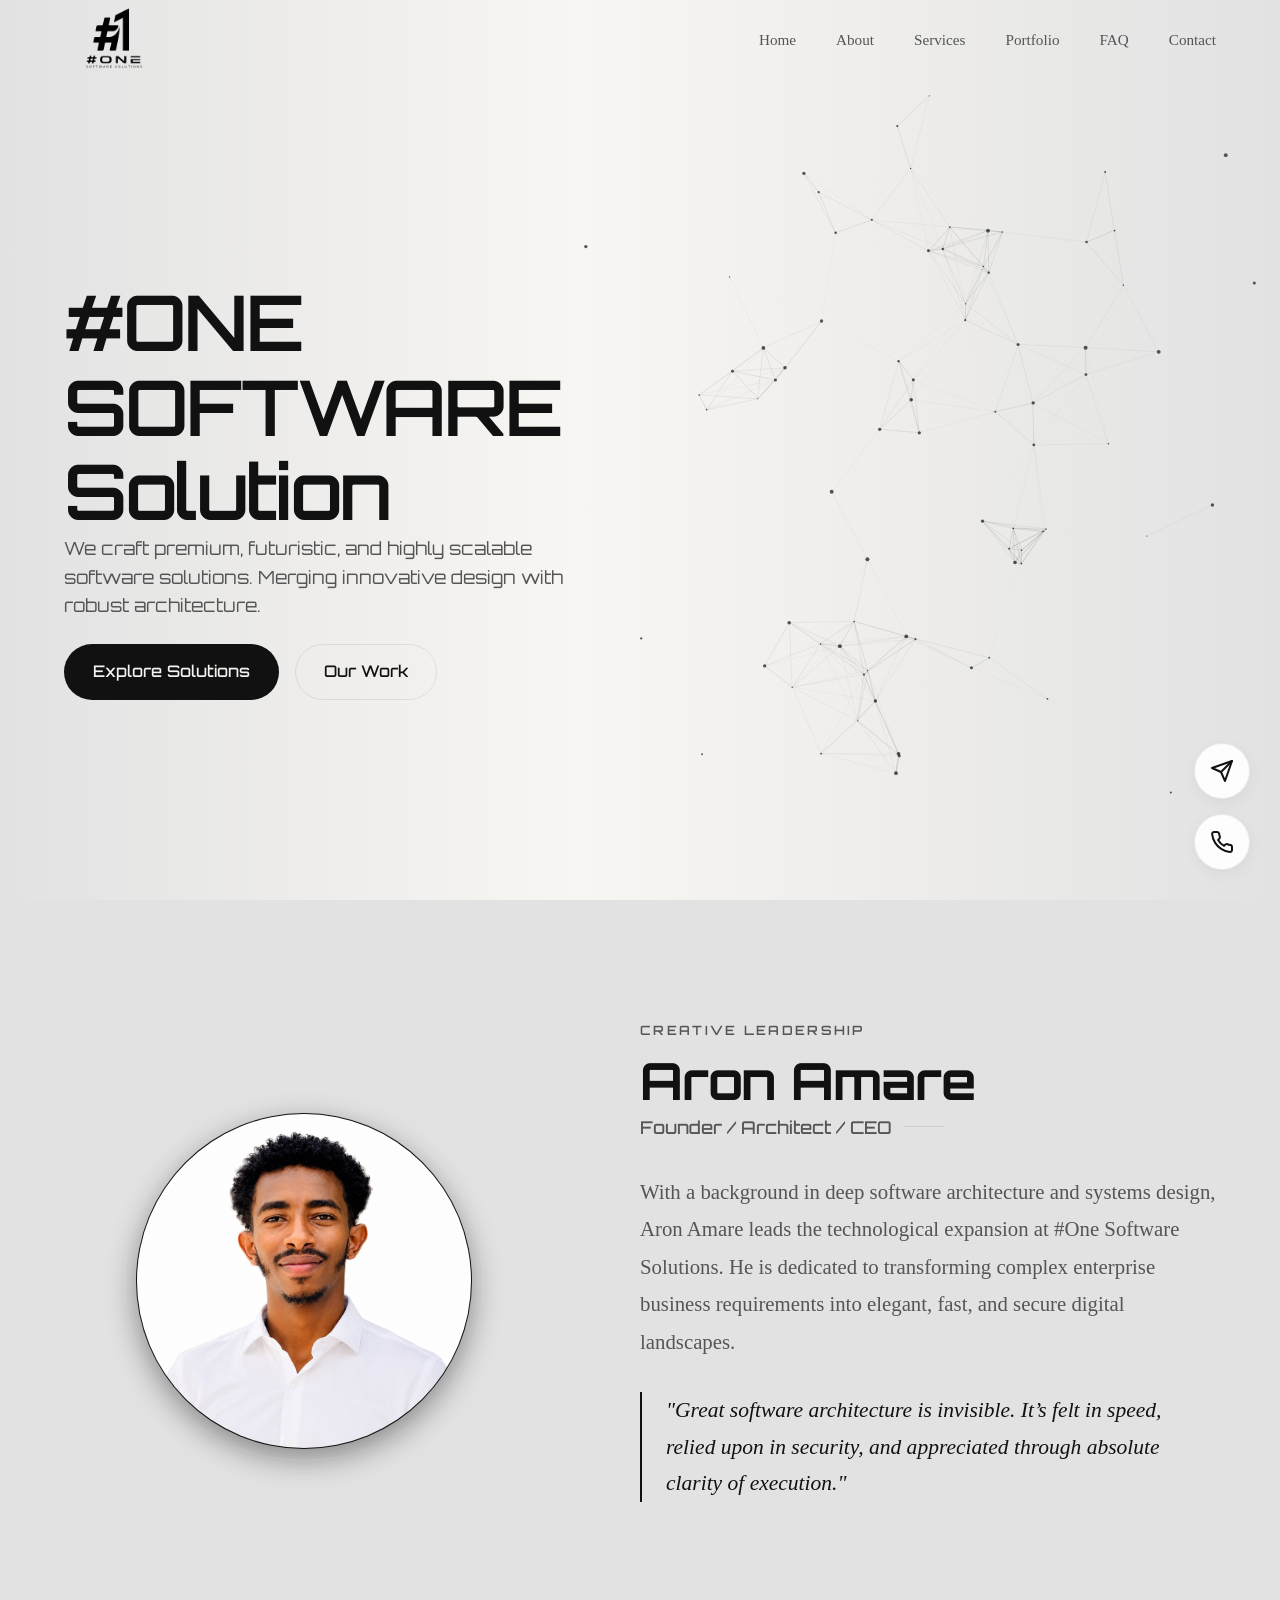
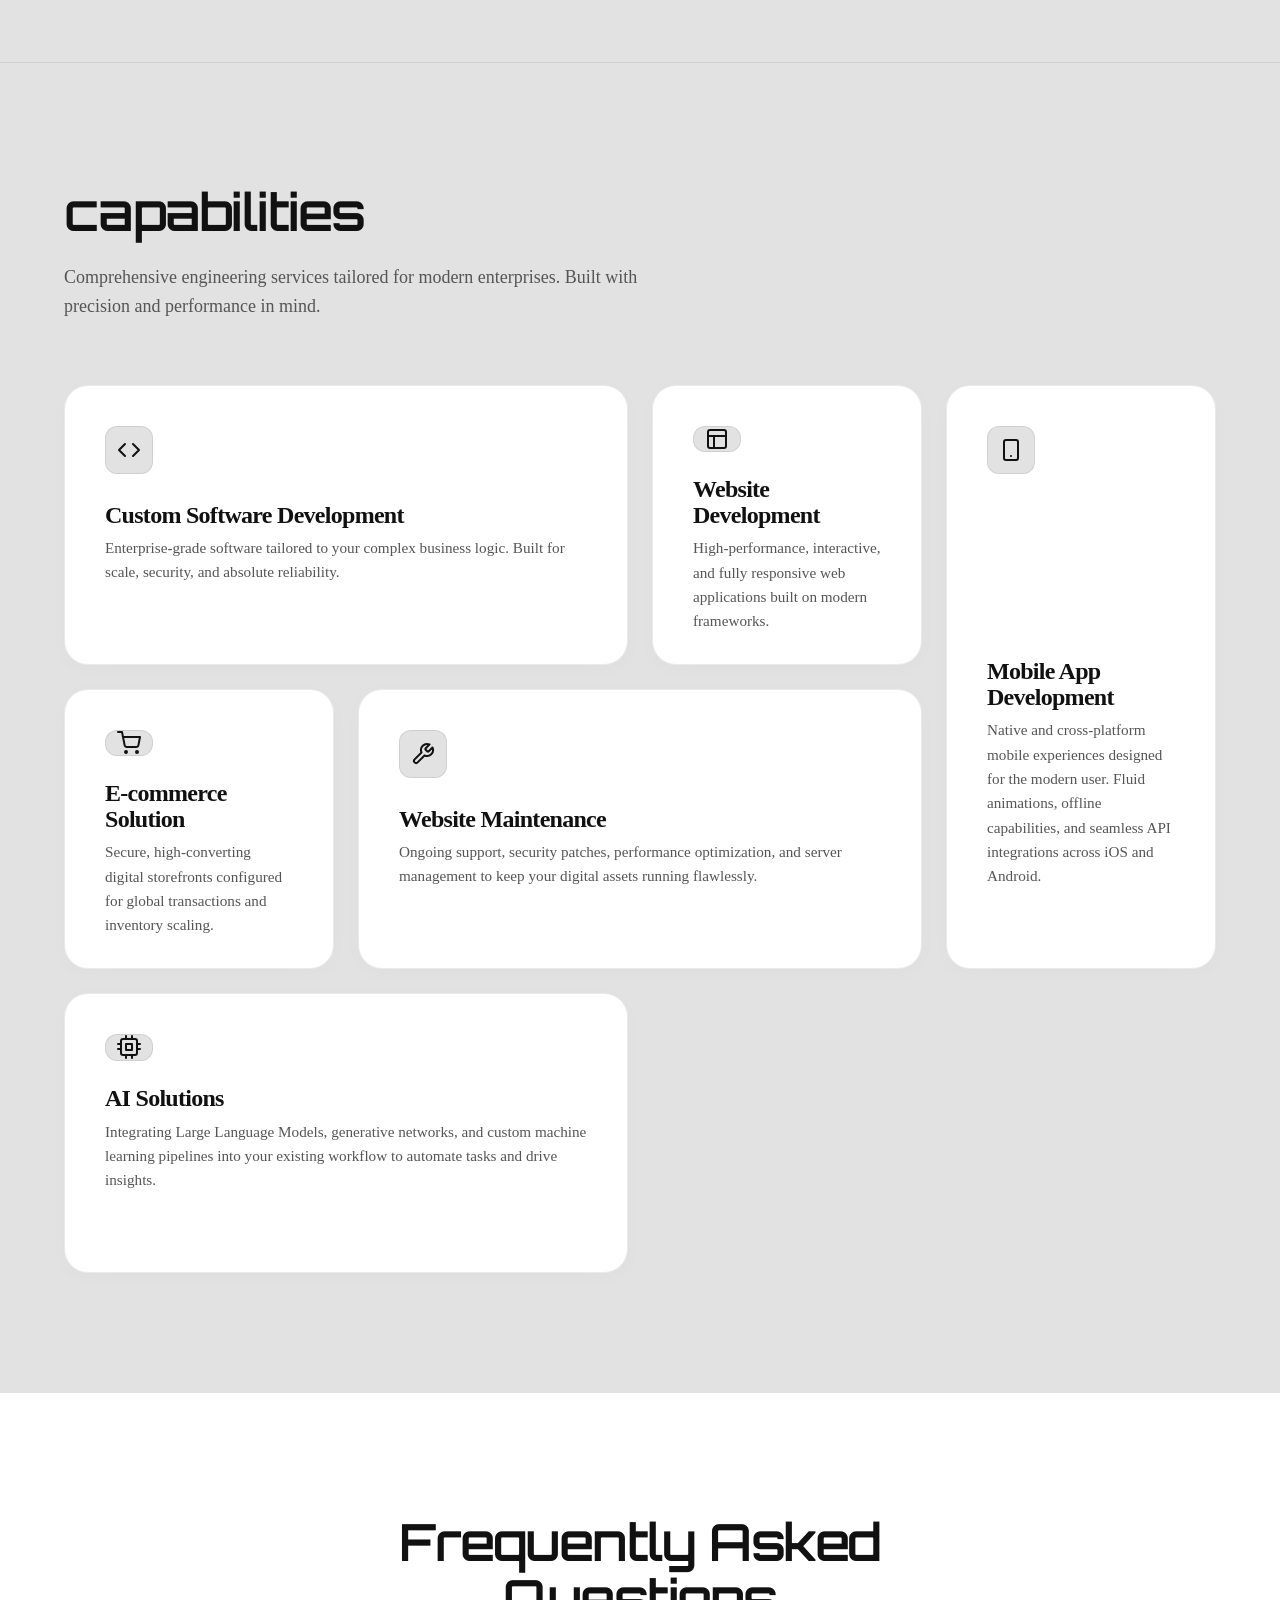
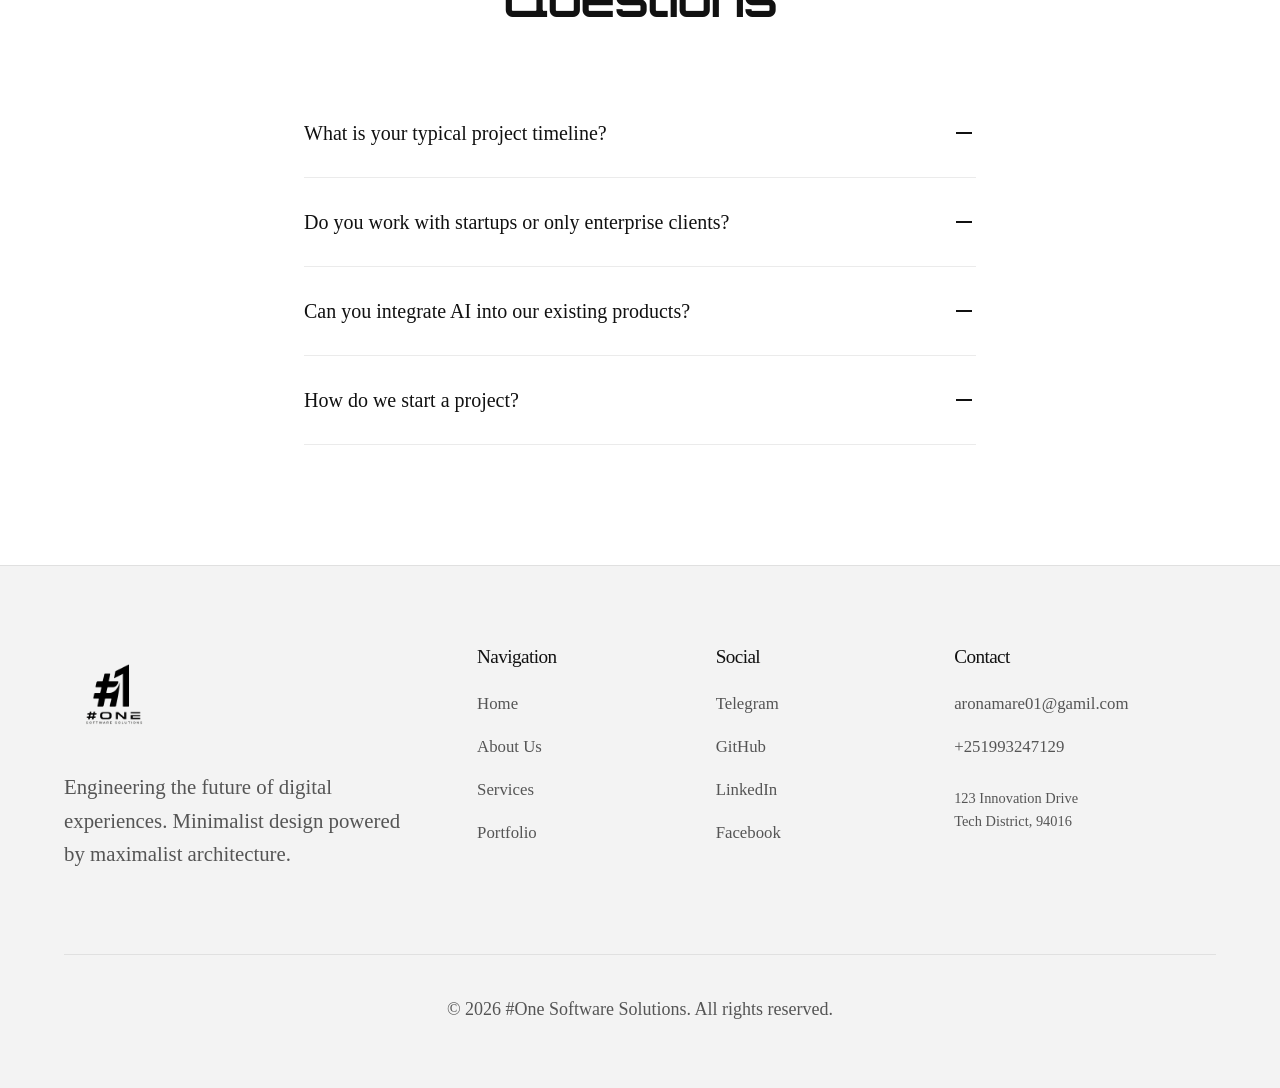
<file: index.html>
<!DOCTYPE html>
<html lang="en">
<head>
    <meta charset="UTF-8">
    <meta name="viewport" content="width=device-width, initial-scale=1.0">
    <title>#One Software Solutions | Premium Engineering</title>
    <meta name="description" content="Premium, futuristic, and minimal software solutions.">
    
    <link rel="preconnect" href="https://fonts.googleapis.com">
    <link rel="preconnect" href="https://fonts.gstatic.com" crossorigin>
    <link href="https://fonts.googleapis.com/css2?family=Inter:wght@300;400;500;600;700&display=swap" rel="stylesheet">
    <link rel="stylesheet" href="style.css">
    <link rel="preconnect" href="https://fonts.googleapis.com">
<link rel="preconnect" href="https://fonts.gstatic.com" crossorigin>
<link href="https://fonts.googleapis.com/css2?family=Orbitron:wght@400..900&display=swap" rel="stylesheet">
    

</head>
<body>

    <!-- ==========================================================================
         NAVBAR
         ========================================================================== -->
    <header id="navbar">
        <div class="container nav-container">
            <a href="index.html" class="logo">
                <img src="logo.png" alt="#One Software Solutions Logo">
            </a>
            
            <ul class="nav-links">
                <li><a href="#home">Home</a></li>
                <li><a href="about.html" target="_blank">About</a></li>
                <li><a href="#services">Services</a></li>
                <li><a href="https://yourportfolio.com" target="_blank">Portfolio</a></li>
                <li><a href="#faq">FAQ</a></li>
                <li><a href="#contact">Contact</a></li>
            </ul>

            <div class="menu-toggle" id="mobile-menu">
                <span class="bar"></span>
                <span class="bar"></span>
                <span class="bar"></span>
            </div>
        </div>
    </header>

    <!-- ==========================================================================
         HERO SECTION
         ========================================================================== -->
    <section id="home" class="hero">
        <div class="canvas-wrapper">
            <div class="canvas-overlay"></div>
            <canvas id="hero-canvas"></canvas>
        </div>
        
        <div class="container hero-grid">
            <div style="font-family:orbitron ;">
                <h1>#ONE SOFTWARE <br> <span>Solution</span></h1>
                <p>We craft premium, futuristic, and highly scalable software solutions. Merging innovative design with robust architecture.</p>
                <div class="hero-btns">
                    <a href="#services" class="btn btn-primary">Explore Solutions</a>
                    <a href="https://adoni-mafi.github.io/Portfolio/" target="_blank" class="btn btn-secondary">Our Work</a>
                </div>
            </div>
            <div></div> <!-- Spacing column for desktop canvas area -->
        </div>
    </section>
        <!-- ==========================================================================
         FOUNDER (CEO) PROFILE SECTION
         ========================================================================== -->
    <section id="founder" class="section-padding founder-section">
        <div class="container founder-grid">
            <!-- Left Column: Interactive 3D Canvas Image -->
            <div class="founder-image-container reveal">
                <div class="founder-ring"></div>
                <div class="founder-img-wrapper" id="founder-card">
                    <!-- High resolution structural pattern avatar matching the light theme -->
                    <img src="aron.png" alt="Aron Amare, Founder & CEO" class="founder-img">
                </div>
            </div>

            <!-- Right Column: Profile Description -->
            <div class="founder-info reveal delay-100">
                <span class="founder-badge">Creative Leadership</span>
                <h2 class="founder-name">Aron Amare</h2>
                <div class="founder-role">Founder / Architect / CEO</div>
                <p class="founder-bio">
                    With a background in deep software architecture and systems design, Aron Amare leads the technological expansion at #One Software Solutions. He is dedicated to transforming complex enterprise business requirements into elegant, fast, and secure digital landscapes.
                </p>
                <blockquote class="founder-quote">
                    "Great software architecture is invisible. It’s felt in speed, relied upon in security, and appreciated through absolute clarity of execution."
                </blockquote>
                <!-- <div class="founder-meta">
                    <a href="mailto:aronamare01@gmail.com" class="btn btn-secondary founder-btn">
                        <svg width="16" height="16" viewBox="0 0 24 24" fill="none" stroke="currentColor" stroke-width="2" stroke-linecap="round" stroke-linejoin="round" style="margin-right: 8px; vertical-align: middle;"><path d="M4 4h16c1.1 0 2 .9 2 2v12c0 1.1-.9 2-2 2H4c-1.1 0-2-.9-2-2V6c0-1.1.9-2 2-2z"></path><polyline points="22,6 12,13 2,6"></polyline></svg>
                        Get in Touch
                    </a>
                    <a href="https://t.me/Adoni_maf" target="_blank" class="btn btn-primary founder-btn">
                        <svg width="16" height="16" viewBox="0 0 24 24" fill="none" stroke="currentColor" stroke-width="2" stroke-linecap="round" stroke-linejoin="round" style="margin-right: 8px; vertical-align: middle;"><line x1="22" y1="2" x2="11" y2="13"></line><polygon points="22 2 15 22 11 13 2 9 22 2"></polygon></svg>
                        Telegram
                    </a>
                </div> -->
            </div>
        </div>
    </section>


    <!-- ==========================================================================
         SERVICES SECTION (BENTO GRID)
         ========================================================================== -->
    <section id="services" class="section-padding">
        <div class="container">
            <div class="services-header reveal">
                <h2 style="font-family:orbitron;">capabilities</h2>
                <p>Comprehensive engineering services tailored for modern enterprises. Built with precision and performance in mind.</p>
            </div>

            <div class="bento-grid">
                <!-- 1. Custom Software Development -->
                <div class="bento-card card-wide reveal">
                    <div class="bento-icon">
                        <svg width="24" height="24" viewBox="0 0 24 24" fill="none" stroke="currentColor" stroke-width="2" stroke-linecap="round" stroke-linejoin="round"><polyline points="16 18 22 12 16 6"></polyline><polyline points="8 6 2 12 8 18"></polyline></svg>
                    </div>
                    <div>
                        <h3>Custom Software Development</h3>
                        <p>Enterprise-grade software tailored to your complex business logic. Built for scale, security, and absolute reliability.</p>
                        <a href="#" class="bento-link">Learn More &rarr;</a>
                    </div>
                </div>

                <!-- 2. Website Development -->
                <div class="bento-card reveal delay-100">
                    <div class="bento-icon">
                        <svg width="24" height="24" viewBox="0 0 24 24" fill="none" stroke="currentColor" stroke-width="2" stroke-linecap="round" stroke-linejoin="round"><rect x="3" y="3" width="18" height="18" rx="2" ry="2"></rect><line x1="3" y1="9" x2="21" y2="9"></line><line x1="9" y1="21" x2="9" y2="9"></line></svg>
                    </div>
                    <div>
                        <h3>Website Development</h3>
                        <p>High-performance, interactive, and fully responsive web applications built on modern frameworks.</p>
                        <a href="#" class="bento-link">Learn More &rarr;</a>
                    </div>
                </div>

                <!-- 3. Mobile App Development -->
                <div class="bento-card card-tall reveal delay-200">
                    <div class="bento-icon">
                        <svg width="24" height="24" viewBox="0 0 24 24" fill="none" stroke="currentColor" stroke-width="2" stroke-linecap="round" stroke-linejoin="round"><rect x="5" y="2" width="14" height="20" rx="2" ry="2"></rect><line x1="12" y1="18" x2="12.01" y2="18"></line></svg>
                    </div>
                    <div>
                        <h3>Mobile App Development</h3>
                        <p>Native and cross-platform mobile experiences designed for the modern user. Fluid animations, offline capabilities, and seamless API integrations across iOS and Android.</p>
                        <a href="#" class="bento-link">Learn More &rarr;</a>
                    </div>
                </div>

                <!-- 4. E-commerce Solution -->
                <div class="bento-card reveal delay-100">
                    <div class="bento-icon">
                        <svg width="24" height="24" viewBox="0 0 24 24" fill="none" stroke="currentColor" stroke-width="2" stroke-linecap="round" stroke-linejoin="round"><circle cx="9" cy="21" r="1"></circle><circle cx="20" cy="21" r="1"></circle><path d="M1 1h4l2.68 13.39a2 2 0 0 0 2 1.61h9.72a2 2 0 0 0 2-1.61L23 6H6"></path></svg>
                    </div>
                    <div>
                        <h3>E-commerce Solution</h3>
                        <p>Secure, high-converting digital storefronts configured for global transactions and inventory scaling.</p>
                        <a href="#" class="bento-link">Learn More &rarr;</a>
                    </div>
                </div>

                <!-- 5. Website Maintenance -->
                <div class="bento-card card-wide reveal delay-200">
                    <div class="bento-icon">
                        <svg width="24" height="24" viewBox="0 0 24 24" fill="none" stroke="currentColor" stroke-width="2" stroke-linecap="round" stroke-linejoin="round"><path d="M14.7 6.3a1 1 0 0 0 0 1.4l1.6 1.6a1 1 0 0 0 1.4 0l3.77-3.77a6 6 0 0 1-7.94 7.94l-6.91 6.91a2.12 2.12 0 0 1-3-3l6.91-6.91a6 6 0 0 1 7.94-7.94l-3.76 3.76z"></path></svg>
                    </div>
                    <div>
                        <h3>Website Maintenance</h3>
                        <p>Ongoing support, security patches, performance optimization, and server management to keep your digital assets running flawlessly.</p>
                        <a href="#" class="bento-link">Learn More &rarr;</a>
                    </div>
                </div>

                <!-- 6. AI Solutions -->
                <div class="bento-card card-wide reveal">
                    <div class="bento-icon">
                        <svg width="24" height="24" viewBox="0 0 24 24" fill="none" stroke="currentColor" stroke-width="2" stroke-linecap="round" stroke-linejoin="round"><rect x="4" y="4" width="16" height="16" rx="2" ry="2"></rect><rect x="9" y="9" width="6" height="6"></rect><line x1="9" y1="1" x2="9" y2="4"></line><line x1="15" y1="1" x2="15" y2="4"></line><line x1="9" y1="20" x2="9" y2="23"></line><line x1="15" y1="20" x2="15" y2="23"></line><line x1="20" y1="9" x2="23" y2="9"></line><line x1="20" y1="14" x2="23" y2="14"></line><line x1="1" y1="9" x2="4" y2="9"></line><line x1="1" y1="14" x2="4" y2="14"></line></svg>
                    </div>
                    <div>
                        <h3>AI Solutions</h3>
                        <p>Integrating Large Language Models, generative networks, and custom machine learning pipelines into your existing workflow to automate tasks and drive insights.</p>
                        <a href="#" class="bento-link">Learn More &rarr;</a>
                    </div>
                </div>
            </div>
        </div>
    </section>

    <!-- ==========================================================================
         FAQ SECTION
         ========================================================================== -->
    <section id="faq" class="section-padding" style="background-color: #ffffff;">
        <div class="container faq-container">
            <div class="text-center reveal" style="margin-bottom: 4rem;">
                <h2 style="font-family: orbitron;">Frequently Asked Questions</h2>
            </div>

            <div class="faq-list">
                <div class="faq-item reveal">
                    <button class="faq-question">
                        What is your typical project timeline?
                        <span class="faq-icon"></span>
                    </button>
                    <div class="faq-answer">
                        <div class="faq-answer-inner">
                            Timelines vary based on complexity. A bespoke marketing site may take 4-6 weeks, while a full-scale enterprise web application can span 3-6 months. We provide clear, milestone-driven roadmaps during discovery.
                        </div>
                    </div>
                </div>

                <div class="faq-item reveal delay-100">
                    <button class="faq-question">
                        Do you work with startups or only enterprise clients?
                        <span class="faq-icon"></span>
                    </button>
                    <div class="faq-answer">
                        <div class="faq-answer-inner">
                            We partner with both. We help startups build scalable MVPs from day one, and we assist enterprise clients in modernizing their legacy systems or developing new, high-performance initiatives.
                        </div>
                    </div>
                </div>

                <div class="faq-item reveal delay-200">
                    <button class="faq-question">
                        Can you integrate AI into our existing products?
                        <span class="faq-icon"></span>
                    </button>
                    <div class="faq-answer">
                        <div class="faq-answer-inner">
                            Absolutely. We specialize in integrating Large Language Models (LLMs), custom machine learning pipelines, and predictive analytics into existing workflows to automate processes and unlock new capabilities.
                        </div>
                    </div>
                </div>
                
                <div class="faq-item reveal delay-300">
                    <button class="faq-question">
                        How do we start a project?
                        <span class="faq-icon"></span>
                    </button>
                    <div class="faq-answer">
                        <div class="faq-answer-inner">
                            It begins with a discovery call. We analyze your technical requirements, business goals, and architecture needs. From there, we propose a detailed technical spec and contract.
                        </div>
                    </div>
                </div>
            </div>
        </div>
    </section>

    <!-- ==========================================================================
         FOOTER
         ========================================================================== -->
    <footer id="contact">
        <div class="container">
            <div class="footer-grid">
                <div class="footer-brand">
                    <a href="#" class="logo">
                        <img src="logo.png" alt="#One Software Solutions Logo">
                    </a>
                    <p>Engineering the future of digital experiences. Minimalist design powered by maximalist architecture.</p>
                </div>
                
                <div>
                    <h4 class="footer-title">Navigation</h4>
                    <ul class="footer-links">
                        <li><a href="#home">Home</a></li>
                        <li><a href="about.html" target="_blank">About Us</a></li>
                        <li><a href="#services">Services</a></li>
                        <li><a href="https://adoni-mafi.github.io/Portfolio/" target="_blank">Portfolio</a></li>
                    </ul>
                </div>

                <div>
                    <h4 class="footer-title">Social</h4>
                    <ul class="footer-links">
                        <li><a href="https://t.me/Adoni_maf">Telegram</a></li>
                        <li><a href="https://github.com/Adoni-mafi">GitHub</a></li>
                        <li><a href="https://www.linkedin.com/in/aron-amare-8a446a403/">LinkedIn</a></li>
                        <li><a href="#">Facebook</a></li>
                    </ul>
                </div>

                <div>
                    <h4 class="footer-title">Contact</h4>
                    <ul class="footer-links">
                        <li><a href="mailto:aronamre01@gmail.com">aronamare01@gamil.com</a></li>
                        <li><a href="tel:+251993247129">+251993247129</a></li>
                        <li><p style="margin-top: 10px; font-size: 0.9rem;">123 Innovation Drive<br>Tech District, 94016</p></li>
                    </ul>
                </div>
            </div>

            <div class="footer-bottom">
                <p>&copy; <span id="year"></span> #One Software Solutions. All rights reserved.</p>
            </div>
        </div>
    </footer>

    <!-- Floating Action Buttons -->
    <div class="fab-container">
        <a href="https://t.me/Adoni_maf" target="_blank" class="fab" aria-label="Telegram">
            <svg width="24" height="24" viewBox="0 0 24 24" fill="none" stroke="currentColor" stroke-width="2" stroke-linecap="round" stroke-linejoin="round"><line x1="22" y1="2" x2="11" y2="13"></line><polygon points="22 2 15 22 11 13 2 9 22 2"></polygon></svg>
        </a>
        <a href="tel:+251993247129" class="fab" aria-label="Phone">
            <svg width="24" height="24" viewBox="0 0 24 24" fill="none" stroke="currentColor" stroke-width="2" stroke-linecap="round" stroke-linejoin="round"><path d="M22 16.92v3a2 2 0 0 1-2.18 2 19.79 19.79 0 0 1-8.63-3.07 19.5 19.5 0 0 1-6-6 19.79 19.79 0 0 1-3.07-8.67A2 2 0 0 1 4.11 2h3a2 2 0 0 1 2 1.72 12.84 12.84 0 0 0 .7 2.81 2 2 0 0 1-.45 2.11L8.09 9.91a16 16 0 0 0 6 6l1.27-1.27a2 2 0 0 1 2.11-.45 12.84 12.84 0 0 0 2.81.7A2 2 0 0 1 22 16.92z"></path></svg>
        </a>
    </div>

   <script src="script.js"></script>
</body>
</html>
</file>
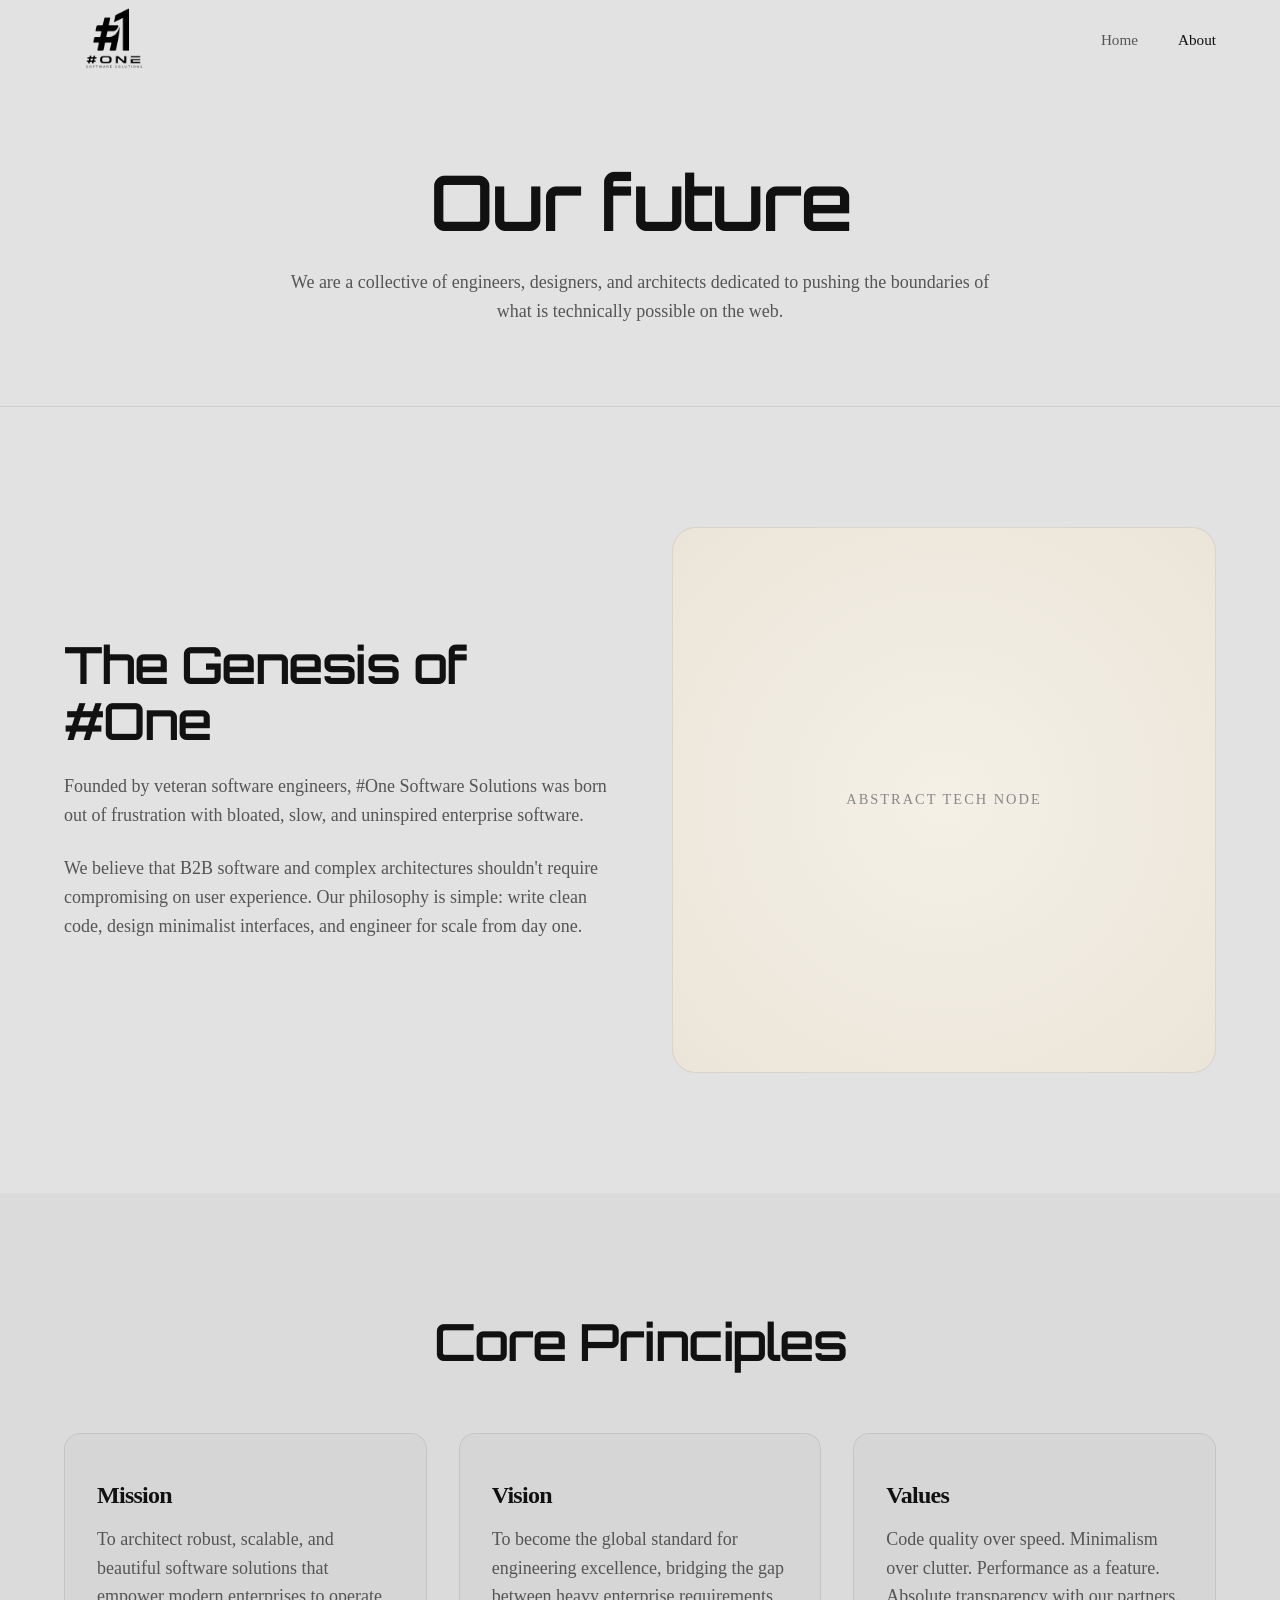
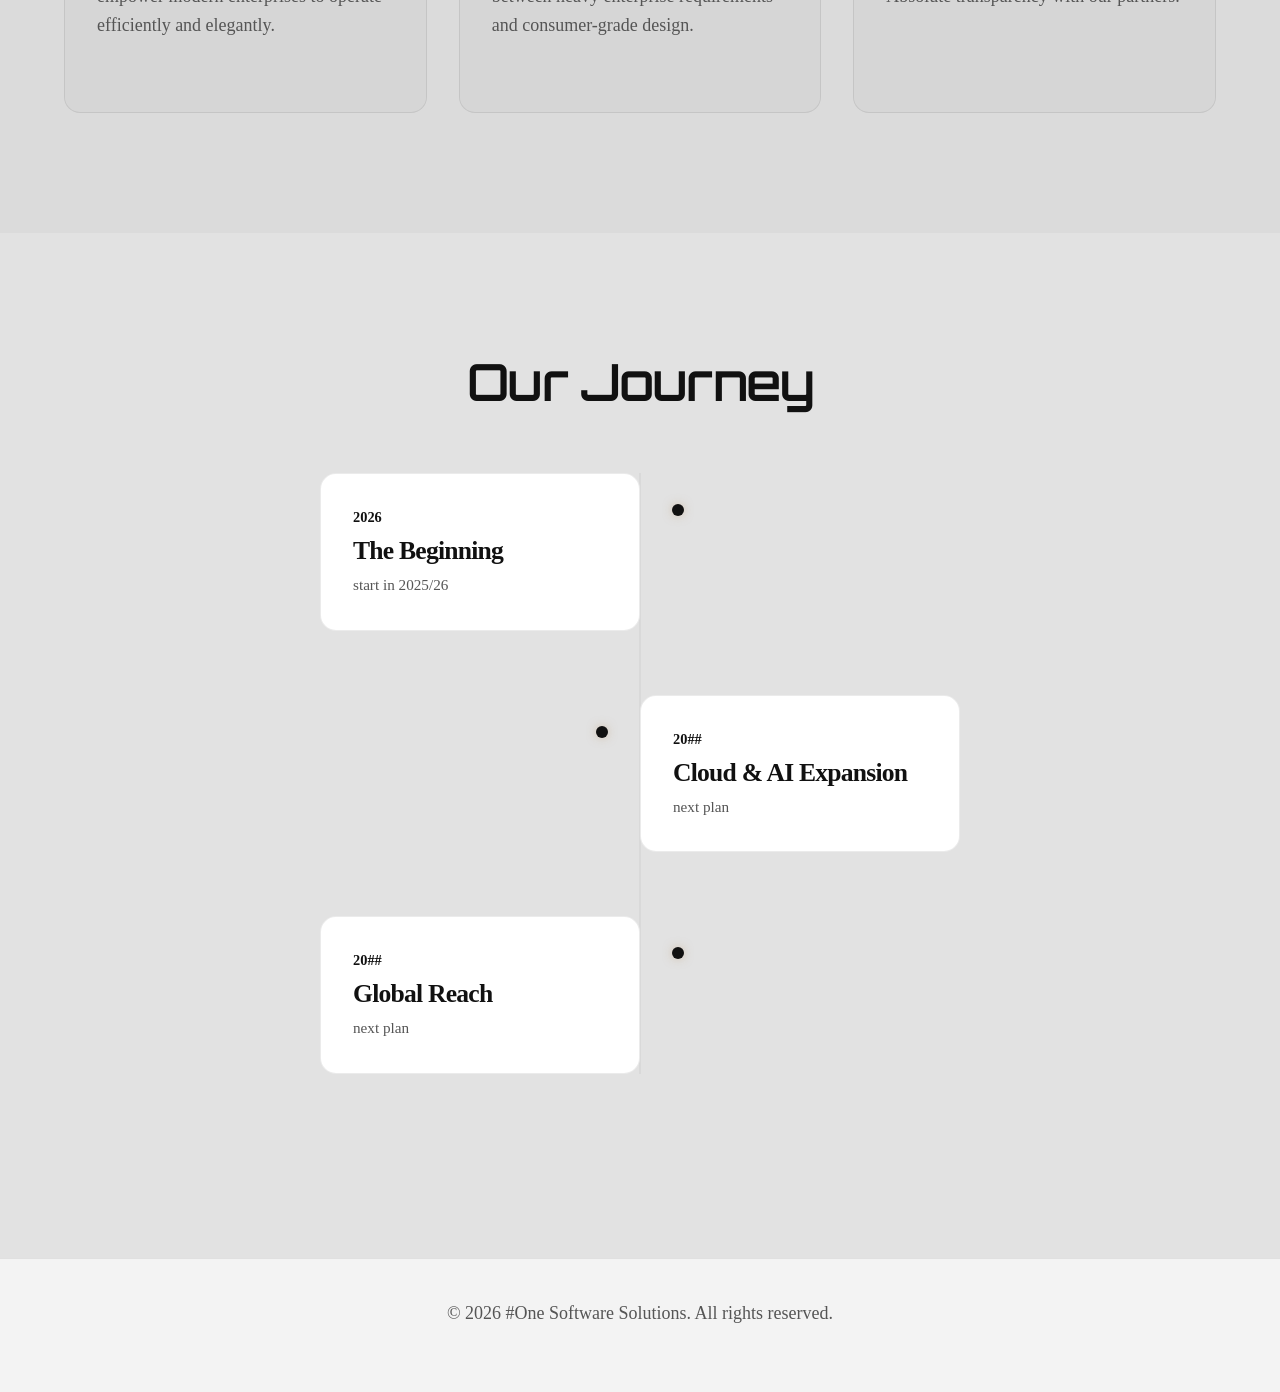
<file: about.html>
<!DOCTYPE html>
<html lang="en">
<head>
    <meta charset="UTF-8">
    <meta name="viewport" content="width=device-width, initial-scale=1.0">
    <title>About | #One Software Solutions</title>
    
    <link rel="preconnect" href="https://fonts.googleapis.com">
    <link rel="preconnect" href="https://fonts.gstatic.com" crossorigin>
    <link href="https://fonts.googleapis.com/css2?family=Inter:wght@300;400;500;600;700&display=swap" rel="stylesheet">
    <link rel="stylesheet" href="style.css">
    <link rel="preconnect" href="https://fonts.googleapis.com">
<link rel="preconnect" href="https://fonts.gstatic.com" crossorigin>
<link href="https://fonts.googleapis.com/css2?family=Orbitron:wght@400..900&display=swap" rel="stylesheet">

    <!-- Repeating base styles for the self-contained page as requested by architecture constraints -->
</head>
<body>

    <header>
        <div class="container nav-container">
            <a href="index.html" class="logo">
                <img src="logo.png" alt="#One Software Solutions Logo">
            </a>
            <ul class="nav-links">
                <li><a href="index.html">Home</a></li>
                <li><a href="about.html" style="color: var(--secondary);">About</a></li>
            </ul>
        </div>
    </header>

    <main>
        <section class="page-header reveal">
            <div class="container">
                <h1 style="font-family: orbitron;">Our future</h1>
                <p>We are a collective of engineers, designers, and architects dedicated to pushing the boundaries of what is technically possible on the web.</p>
            </div>
        </section>

        <section class="section-padding">
            <div class="container story-grid">
                <div class="reveal">
                    <h2  style="font-family: orbitron;">The Genesis of #One</h2>
                    <p>Founded by veteran software engineers, #One Software Solutions was born out of frustration with bloated, slow, and uninspired enterprise software.</p>
                    <p>We believe that B2B software and complex architectures shouldn't require compromising on user experience. Our philosophy is simple: write clean code, design minimalist interfaces, and engineer for scale from day one.</p>
                </div>
                <div class="story-image reveal" style="transition-delay: 200ms;"></div>
            </div>
        </section>

        <section class="section-padding" style="background: rgba(0,0,0,0.03);">
            <div class="container">
                <div class="text-center reveal">
                    <h2  style="font-family: orbitron;">Core Principles</h2>
                </div>
                <div class="mv-grid">
                    <div class="mv-card reveal">
                        <h3>Mission</h3>
                        <p>To architect robust, scalable, and beautiful software solutions that empower modern enterprises to operate efficiently and elegantly.</p>
                    </div>
                    <div class="mv-card reveal" style="transition-delay: 100ms;">
                        <h3>Vision</h3>
                        <p>To become the global standard for engineering excellence, bridging the gap between heavy enterprise requirements and consumer-grade design.</p>
                    </div>
                    <div class="mv-card reveal" style="transition-delay: 200ms;">
                        <h3>Values</h3>
                        <p>Code quality over speed. Minimalism over clutter. Performance as a feature. Absolute transparency with our partners.</p>
                    </div>
                </div>
            </div>
        </section>

        <section class="section-padding">
            <div class="container">
                <div class="text-center reveal">
                    <h2  style="font-family: orbitron;">Our Journey</h2>
                </div>
                <div class="timeline">
                    <div class="timeline-item reveal">
                        <div class="timeline-content">
                            <span class="year">2026</span>
                            <h3>The Beginning</h3>
                            <p>start in 2025/26</p>
                        </div>
                    </div>
                    <div class="timeline-item reveal">
                        <div class="timeline-content">
                            <span class="year">20##</span>
                            <h3>Cloud & AI Expansion</h3>
                            <p>next plan</p>
                        </div>
                    </div>
                    <div class="timeline-item reveal">
                        <div class="timeline-content">
                            <span class="year">20##</span>
                            <h3>Global Reach</h3>
                            <p>next plan</p>
                        </div>
                    </div>
                </div>
            </div>
        </section>
    </main>

    <footer style="border-top: 1px solid var(--border-color); padding: 40px 0; text-align: center; color: var(--text-muted);">
        <p>&copy; 2026 #One Software Solutions. All rights reserved.</p>
    </footer>

    <script>
        // Scroll Reveal Logic
        const observer = new IntersectionObserver((entries) => {
            entries.forEach(entry => {
                if (entry.isIntersecting) {
                    entry.target.classList.add('active');
                    observer.unobserve(entry.target);
                }
            });
        }, { threshold: 0.1 });

        document.querySelectorAll('.reveal').forEach(el => observer.observe(el));
    </script>
  
</body>
</html>
</file>
<file: style.css>
/* ==========================================================================
           CSS/STYLE.CSS - Base Styles & Variables (Creamy White Theme)
           ========================================================================== */
        :root {
            --primary: #e2e2e2;       /* Creamy White Background */
            --secondary: #111111;     /* Black Text */
            --accent: #111111;        /* Black for buttons */
            --accent-text: #f5f3f0;   /* Cream text on black buttons */
            --text-muted: #555555;    /* Dark grey for secondary text */
            --border-color: rgba(0, 0, 0, 0.08);
            --font-main: 'Inter', -apple-system, BlinkMacSystemFont, "Segoe UI", Roboto, sans-serif;
            --ease-out: cubic-bezier(0.16, 1, 0.3, 1);
            --nav-height: 80px;
        }

        * { margin: 0; padding: 0; box-sizing: border-box; }

        html {
            scroll-behavior: smooth;
            background-color: var(--primary);
            color: var(--secondary);
            font-family:roboto;
            -webkit-font-smoothing: antialiased;
        }

        body { overflow-x: hidden; line-height: 1.6; }
        img { max-width: 100%; display: block; }
        a { color: inherit; text-decoration: none; transition: color 0.3s ease; }

        /* Typography */
        h1, h2, h3, h4, h5, h6 { font-weight: 600; line-height: 1.1; letter-spacing: -0.03em; }
        h1 { font-size: clamp(3rem, 6vw, 5.5rem); }
        h2 { font-size: clamp(2rem, 4vw, 3.5rem); margin-bottom: 1.5rem; }
        h3 { font-size: clamp(1.25rem, 2vw, 1.75rem); margin-bottom: 1rem; }
        p { font-size: 1.125rem; color: var(--text-muted); margin-bottom: 1.5rem; }

        .container { max-width: 1400px; margin: 0 auto; padding: 0 5%;}
        .section-padding { padding: 120px 0; }
        .text-center { text-align: center; }

        /* Buttons */
        .btn {
            display: inline-flex;
            align-items: center;
            justify-content: center;
            padding: 14px 28px;
            border-radius: 100px;
            font-size: 1rem;
            font-weight: 500;
            cursor: pointer;
            transition: all 0.4s var(--ease-out);
            border: 1px solid transparent;
        }

        .btn-primary { background-color: var(--accent); color: var(--accent-text); }
        .btn-primary:hover {
            transform: translateY(-2px);
            box-shadow: 0 10px 30px rgba(0, 0, 0, 0.15);
        }

        .btn-secondary { background-color: transparent; color: var(--secondary); border-color: var(--border-color); }
        .btn-secondary:hover {
            border-color: var(--secondary);
            background-color: rgba(0, 0, 0, 0.03);
        }

        /* ==========================================================================
           CSS/NAVBAR.CSS - Navigation
           ========================================================================== */
        header {
            position: fixed; top: 0; left: 0; width: 100%; height: var(--nav-height);
            z-index: 1000; transition: all 0.4s var(--ease-out); display: flex; align-items: center;
            border-bottom: 1px solid transparent;
        }

        header.scrolled {
            background: rgba(253, 251, 247, 0.85);
            backdrop-filter: blur(12px); -webkit-backdrop-filter: blur(12px);
            border-bottom: 1px solid var(--border-color);
            box-shadow: 0 4px 30px rgba(0, 0, 0, 0.03);
        }

        .nav-container { display: flex; justify-content: space-between; align-items: center; width: 100%; }

        .logo { display: flex; align-items: center; }
        .logo img { height: 100px; width: auto; object-fit: contain; }

        .nav-links { display: flex; gap: 2.5rem; list-style: none; }
        .nav-links a { font-size: 0.95rem; font-weight: 500; color: var(--text-muted); position: relative; }
        .nav-links a:hover { color: var(--secondary); }
        .nav-links a::after {
            content: ''; position: absolute; bottom: -5px; left: 0;
            width: 0%; height: 1px; background-color: var(--secondary);
            transition: width 0.3s var(--ease-out);
        }
        .nav-links a:hover::after { width: 100%; }

        /* Hamburger Menu */
        .menu-toggle { display: none; flex-direction: column; gap: 6px; cursor: pointer; background: none; border: none; z-index: 1001; }
        .menu-toggle span { width: 30px; height: 2px; background-color: var(--secondary); transition: 0.3s; }

        /* ==========================================================================
           CSS/HERO.CSS - Hero Section & Canvas
           ========================================================================== */
        .hero { position: relative; min-height: 100vh; display: flex; align-items: center; overflow: hidden; padding-top: var(--nav-height); }
        .hero-grid { display: grid; grid-template-columns: 1fr 1fr; gap: 4rem; align-items: center; position: relative; z-index: 2; }
        .hero-content h1 span { color: var(--text-muted); display: block; }
        .hero-content p { font-size: 1.25rem; max-width: 90%; margin-top: 1.5rem; margin-bottom: 2.5rem;}
        .hero-btns { display: flex; gap: 1rem; }

        #hero-canvas { position: absolute; top: 0; right: 0; width: 55%; height: 100%; z-index: 1; pointer-events: none; }
        .canvas-wrapper { position: absolute; top: 0; left: 0; width: 100%; height: 100%; z-index: 0; }
        
        /* Gradient overlay to blend canvas smoothly into the creamy background */
        .canvas-overlay {
            position: absolute; top: 0; left: 0; right: 0; bottom: 0;
            background: linear-gradient(90deg, var(--primary) 0%, rgba(253, 251, 247, 0.8) 45%, transparent 100%);
            z-index: 1; pointer-events: none;
        }

        /* ==========================================================================
           CSS/SERVICES.CSS - Bento Grid
           ========================================================================== */
        .services-header { max-width: 600px; margin-bottom: 4rem; }
        .bento-grid { display: grid; grid-template-columns: repeat(4, 1fr); grid-auto-rows: 280px; gap: 1.5rem; }

        .bento-card {
            background-color: #ffffff; /* Crisp white against creamy background */
            border: 1px solid var(--border-color);
            border-radius: 24px; padding: 2.5rem; position: relative; overflow: hidden;
            display: flex; flex-direction: column; justify-content: space-between;
            transition: transform 0.4s var(--ease-out), border-color 0.4s var(--ease-out), box-shadow 0.4s var(--ease-out);
            cursor: pointer;
            box-shadow: 0 4px 20px rgba(0,0,0,0.02);
        }

        .bento-card:hover {
            transform: translateY(-5px);
            border-color: rgba(0, 0, 0, 0.15);
            box-shadow: 0 15px 35px rgba(0,0,0,0.05);
        }

        /* Spotlight Effect */
        .bento-card::before {
            content: ""; position: absolute; top: 0; left: 0; width: 100%; height: 100%;
            background: radial-gradient(800px circle at var(--mouse-x) var(--mouse-y), rgba(0, 0, 0, 0.03), transparent 40%);
            opacity: 0; transition: opacity 0.5s; pointer-events: none; z-index: 1;
        }
        .bento-card:hover::before { opacity: 1; }
        .bento-card > * { position: relative; z-index: 2; }

        .bento-icon {
            width: 48px; height: 48px;
            background: var(--primary);
            border-radius: 12px; display: flex; align-items: center; justify-content: center;
            margin-bottom: 1.5rem; border: 1px solid var(--border-color);
            transition: transform 0.4s var(--ease-out);
            color: var(--secondary);
        }
        .bento-card:hover .bento-icon { transform: scale(1.1) rotate(5deg); }
        .bento-card h3 { font-size: 1.5rem; margin-bottom: 0.5rem; }
        .bento-card p { font-size: 0.95rem; margin-bottom: 0; }
        
        .bento-link {
            display: flex; align-items: center; gap: 8px; font-size: 0.9rem; font-weight: 600;
            color: var(--secondary); opacity: 0; transform: translateY(10px);
            transition: all 0.3s var(--ease-out); margin-top: 1rem;
        }
        .bento-card:hover .bento-link { opacity: 1; transform: translateY(0); }

        .card-wide { grid-column: span 2; }
        .card-tall { grid-row: span 2; }

        /* ==========================================================================
           CSS/FAQ.CSS
           ========================================================================== */
        .faq-container { max-width: 800px; margin: 0 auto; }
        .faq-item { border-bottom: 1px solid var(--border-color); }
        .faq-question {
            width: 100%; display: flex; justify-content: space-between; align-items: center;
            padding: 2rem 0; background: none; border: none; color: var(--secondary);
            font-size: 1.25rem; font-weight: 500; cursor: pointer; text-align: left; font-family:roboto;
        }
        .faq-icon { width: 24px; height: 24px; position: relative; }
        .faq-icon::before, .faq-icon::after {
            content: ''; position: absolute; background-color: var(--secondary);
            top: 50%; left: 50%; transform: translate(-50%, -50%); transition: transform 0.3s var(--ease-out);
        }
        .faq-icon::before { width: 16px; height: 2px; }
        .faq-icon::after { width: 2px; height: 16px; }
        .faq-item.active .faq-icon::after { transform: translate(-50%, -50%) rotate(90deg); opacity: 0; }
        .faq-answer { max-height: 0; overflow: hidden; transition: max-height 0.4s var(--ease-out); }
        .faq-answer-inner { padding-bottom: 2rem; color: var(--text-muted); }

        /* ==========================================================================
           CSS/FOOTER.CSS
           ========================================================================== */
        footer {
            border-top: 1px solid var(--border-color); padding: 80px 0 40px;
            background: #f3f3f3; /* Slightly darker cream for footer distinction */
        }
        .footer-grid { display: grid; grid-template-columns: 2fr 1fr 1fr 1.5fr; gap: 4rem; margin-bottom: 60px; }
        .footer-brand p { margin-top: 1.5rem; font-size: 1.3rem; }
        .footer-title { font-size: 1.2rem; font-weight: 400; margin-bottom: 1.5rem; color: var(--secondary); }
        .footer-links { list-style: none; display: flex; flex-direction: column; gap: 1rem; }
        .footer-links a { color: var(--text-muted); font-size: 1.05rem; }
        .footer-links a:hover { color: var(--secondary); }
        .footer-bottom {
            display: flex; justify-content: center; align-items: center; padding-top: 40px;
            border-top: 1px solid var(--border-color); font-size: 0.95rem; color: var(--text-muted);
        }

        /* ==========================================================================
           CSS/FAB.CSS - Floating Action Buttons
           ========================================================================== */
        .fab-container { position: fixed; bottom: 30px; right: 30px; display: flex; flex-direction: column; gap: 15px; z-index: 1000; }
        .fab {
            width: 56px; height: 56px; border-radius: 50%;
            background: rgba(255, 255, 255, 0.9); backdrop-filter: blur(10px);
            border: 1px solid var(--border-color);
            display: flex; align-items: center; justify-content: center; color: var(--secondary);
            cursor: pointer; box-shadow: 0 4px 15px rgba(0,0,0,0.05); transition: all 0.3s var(--ease-out);
        }
        .fab:hover {
            transform: scale(1.1); background: var(--secondary); color: var(--primary);
            box-shadow: 0 10px 25px rgba(0,0,0,0.15);
        }

        /* ==========================================================================
           CSS/ANIMATIONS & RESPONSIVE
           ========================================================================== */
        .reveal { opacity: 0; transform: translateY(40px); transition: all 0.8s cubic-bezier(0.2, 0.8, 0.2, 1); }
        .reveal.active { opacity: 1; transform: translateY(0); }
        .delay-100 { transition-delay: 100ms; }
        .delay-200 { transition-delay: 200ms; }
        .delay-300 { transition-delay: 300ms; }

        @media (max-width: 1200px) {
            .bento-grid { grid-template-columns: repeat(3, 1fr); }
            .hero-grid { gap: 2rem; }
        }

        @media (max-width: 992px) {
            .bento-grid { grid-template-columns: repeat(2, 1fr); }
            .footer-grid { grid-template-columns: 1fr 1fr; gap: 3rem; }
            h1 { font-size: 3.5rem; }
            #hero-canvas { width: 100%; opacity: 0.4; }
            .canvas-overlay { background: linear-gradient(180deg, var(--primary) 0%, rgba(253, 251, 247, 0.8) 50%, transparent 100%); }
            .hero-grid { grid-template-columns: 1fr; text-align: center; }
            .hero-content p { margin: 1.5rem auto 2.5rem; }
            .hero-btns { justify-content: center; }
            
        }

        @media (max-width: 768px) {
            .menu-toggle { display: flex; }
            .nav-links {
                position: fixed; top: var(--nav-height); left: 0; width: 100%; height: calc(100vh - var(--nav-height));
                background: var(--primary); flex-direction: column; align-items: center; justify-content: center;
                gap: 2rem; transform: translateX(100%); transition: transform 0.4s var(--ease-out); border-top: 1px solid var(--border-color);
            }
            .nav-links.nav-active { transform: translateX(0); }
            .bento-grid { grid-template-columns: 1fr; grid-auto-rows: auto; }
            .card-wide, .card-tall { grid-column: auto; grid-row: auto; }
            .footer-grid { grid-template-columns: 1fr; gap: 2rem; }
            .footer-bottom { flex-direction: column; gap: 0.3rem; text-align: center;}
        }


        /* Page Header */
        .page-header {
            padding-top: calc(var(--nav-height) + 80px);
            padding-bottom: 80px;
            text-align: center;
            border-bottom: 1px solid var(--border-color);
        }
        .page-header p { max-width: 700px; margin: 1.5rem auto 0; }

        /* Story Section */
        .story-grid {
            display: grid;
            grid-template-columns: 1fr 1fr;
            gap: 4rem;
            align-items: center;
        }
        .story-image {
            width: 100%;
            padding-top: 100%;
            background: radial-gradient(circle at center, #F4F0E6, #EBE5D9);
            border: 1px solid var(--border-color);
            border-radius: 24px;
            position: relative;
        }
        .story-image::after {
            content: 'Abstract Tech Node';
            position: absolute;
            top: 50%; left: 50%; transform: translate(-50%, -50%);
            color: #888; font-size: 0.9rem; letter-spacing: 2px; text-transform: uppercase;
        }

        /* Mission / Vision Grid */
        .mv-grid {
            display: grid;
            grid-template-columns: repeat(3, 1fr);
            gap: 2rem;
            margin-top: 4rem;
        }
        .mv-card {
            background: rgba(0,0,0,0.02);
            padding: 3rem 2rem;
            border-radius: 16px;
            border: 1px solid var(--border-color);
        }
        .mv-card h3 { font-size: 1.5rem; color: var(--secondary); margin-bottom: 1rem; }

        /* Timeline */
        .timeline {
            position: relative;
            max-width: 800px;
            margin: 4rem auto 0;
        }
        .timeline::before {
            content: '';
            position: absolute;
            top: 0; left: 50%; transform: translateX(-50%);
            width: 1px; height: 100%; background: var(--border-color);
        }
        .timeline-item {
            display: flex;
            justify-content: flex-end;
            padding-right: 50%;
            position: relative;
            margin-bottom: 4rem;
        }
        .timeline-item:nth-child(even) {
            justify-content: flex-start;
            padding-right: 0;
            padding-left: 50%;
        }
        .timeline-content {
            width: 80%;
            padding: 2rem;
            background: #ffffff;
            border: 1px solid var(--border-color);
            border-radius: 16px;
            position: relative;
        }
        .timeline-content::before {
            content: '';
            position: absolute;
            top: 30px;
            right: -45px;
            width: 12px; height: 12px;
            border-radius: 50%;
            background: var(--accent);
            box-shadow: 0 0 10px rgba(196, 164, 124, 0.5);
        }
        .timeline-item:nth-child(even) .timeline-content::before {
            right: auto;
            left: -45px;
        }
        .year {
            font-size: 0.9rem; font-weight: 600; color: var(--accent); margin-bottom: 0.5rem; display: block;
        }
        .timeline-content h3 { color: var(--secondary); margin-bottom: 0.5rem; }
        .timeline-content p { font-size: 0.95rem; margin-bottom: 0; }

        /* Animation Classes */
        .reveal { opacity: 0; transform: translateY(30px); transition: 0.8s cubic-bezier(0.2, 0.8, 0.2, 1); }
        .reveal.active { opacity: 1; transform: translateY(0); }

        @media (max-width: 992px) {
            .story-grid { grid-template-columns: 1fr; }
            .mv-grid { grid-template-columns: 1fr; }
            .timeline::before { left: 0; }
            .timeline-item, .timeline-item:nth-child(even) { padding-left: 40px; padding-right: 0; justify-content: flex-start; }
            .timeline-content { width: 100%; }
            .timeline-content::before, .timeline-item:nth-child(even) .timeline-content::before { left: -46px; }
        }
        /* ==========================================================================
           CSS/SERVICES.CSS - Bento Grid & Founder Section Style
           ========================================================================== */
        .founder-section {
            background-color:#555555/* Seamless black theme background matching the main site */
            border-top: 1px solid var(--border-color);
            border-bottom: 1px solid var(--border-color);
            overflow: hidden;
        }

        .founder-grid {
            display: grid;
            grid-template-columns: 1fr 1.2fr;
            gap: 6rem;
            align-items: center;
        }

        .founder-image-container {
            position: relative;
            width: 100%;
            max-width: 360px;
            margin: 0 auto;
            aspect-ratio: 1;
            display: flex;
            align-items: center;
            justify-content: center;
        }

        /* Minimalist premium outer ring adapted for dark theme */
        .founder-ring {
            position: absolute;
            top: 0; left: 0; right: 0; bottom: 0;
            border: 1px solid rgba(255, 255, 255, 0.08);
            border-radius: 50%;
            transition: transform 0.6s var(--ease-out), border-color 0.6s var(--ease-out);
            pointer-events: none;
        }

        .founder-img-wrapper {
            width: calc(100% - 24px);
            height: calc(100% - 24px);
            border-radius: 50%;
            overflow: hidden;
            border: 1px solid var(--border-color);
            box-shadow: 0 10px 30px rgba(0, 0, 0, 0.4);
            transition: transform 0.6s var(--ease-out), box-shadow 0.6s var(--ease-out);
            cursor: pointer;
            background: #151515;
        }

        /* Sophisticated, premium dual-layer depth mechanics on hover */
        .founder-image-container:hover .founder-ring {
            transform: scale(1.08);
            border-color: rgba(255, 255, 255, 0.25);
        }

        .founder-image-container:hover .founder-img-wrapper {
            transform: scale(0.97);
            box-shadow: 0 20px 40px rgba(0, 0, 0, 0.6);
        }

        .founder-img {
            width: 100%;
            height: 100%;
            object-fit: cover;
            transition: transform 0.6s var(--ease-out);
        }

        .founder-image-container:hover .founder-img {
            transform: scale(1.06);
        }

        .founder-info {
            display: flex;
            flex-direction: column;
            justify-content: center;
            text-align: left;
            
        }

        .founder-badge {
            font-size: 0.8rem;
            text-transform: uppercase;
            letter-spacing: 0.18em;
            color: var(--text-muted);
            margin-bottom: 0.75rem;
            font-weight: 600;
            font-family:orbitron;
        }

        .founder-name {
            font-size: clamp(2.2rem, 4vw, 3.2rem);
            font-weight: 700;
            margin-bottom: 0.25rem;
            color: var(--secondary);
            letter-spacing: -0.02em;
            font-family:orbitron;
        }

        .founder-role {
            font-size: 1.1rem;
            font-weight: 500;
            color: var(--text-muted);
            margin-bottom: 2rem;
            display: flex;
            align-items: center;
            gap: 12px;
            font-family:orbitron;
        }

        .founder-role::after {
            content: '';
            width: 40px;
            height: 1px;
            background-color: var(--border-color);
        }

        .founder-bio {
            font-size: 1.3rem;
            line-height: 1.8;
            color: var(--text-muted);
            margin-bottom: 2rem;
        }

        .founder-quote {
            font-style: italic;
            border-left: 2px solid var(--secondary);
            padding-left: 1.5rem;
            margin-bottom: 2.5rem;
            color: var(--secondary);
            font-size: 1.345rem;
            line-height: 1.7;
        }

        .founder-meta {
            display: flex;
            gap: 1.25rem;
        }

        .founder-btn {
            padding: 12px 24px;
            font-size: 1rem;
            border-radius: 50px;
        }

        @media (max-width: 992px) {
            .founder-grid {
                grid-template-columns: 1fr;
                gap: 4rem;
                text-align: center;
            }
            .founder-ring {
                top: -10px; left: -10px; right: -10px; bottom: -10px;
            }
            .founder-info {
                text-align: center;
            }
            .founder-role {
                justify-content: center;
            }
            .founder-role::after {
                display: none;
            }
            .founder-quote {
                border-left: none;
                border-top: 1px solid var(--border-color);
                border-bottom: 1px solid var(--border-color);
                padding: 1.5rem 0;
            }
            .founder-meta {
                justify-content: center;
            }
        }
</file>
